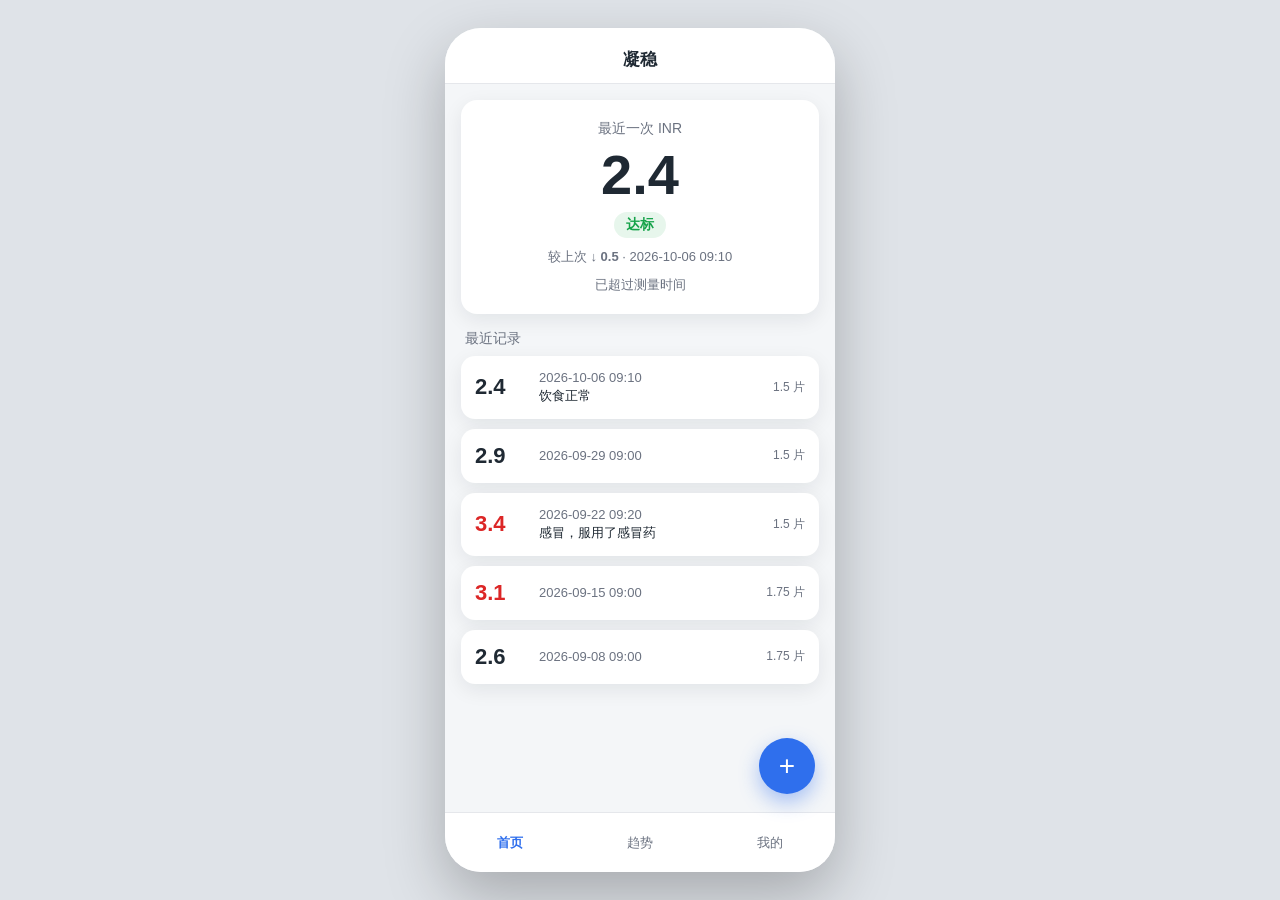
<file: prototype/index.html>
<!DOCTYPE html>
<html lang="zh-CN">
<head>
  <meta charset="UTF-8" />
  <meta name="viewport" content="width=device-width, initial-scale=1.0" />
  <title>凝稳 · INR 记录</title>
  <link rel="stylesheet" href="styles.css" />
</head>
<body>
  <div class="phone">
    <header class="app-bar">
      <span class="app-bar__title">凝稳</span>
    </header>

    <main id="view-home" class="view is-active"></main>
    <main id="view-trend" class="view"></main>
    <main id="view-settings" class="view"></main>

    <nav class="tabbar">
      <button class="tab is-active" data-tab="home">首页</button>
      <button class="tab" data-tab="trend">趋势</button>
      <button class="tab" data-tab="settings">我的</button>
    </nav>

    <button id="fab" class="fab" aria-label="记录">+</button>

    <div id="sheet" class="sheet" hidden></div>
    <div id="modal" class="modal" hidden></div>
    <div id="toast" class="toast" hidden></div>
  </div>

  <script type="module" src="app.js"></script>
</body>
</html>
</file>
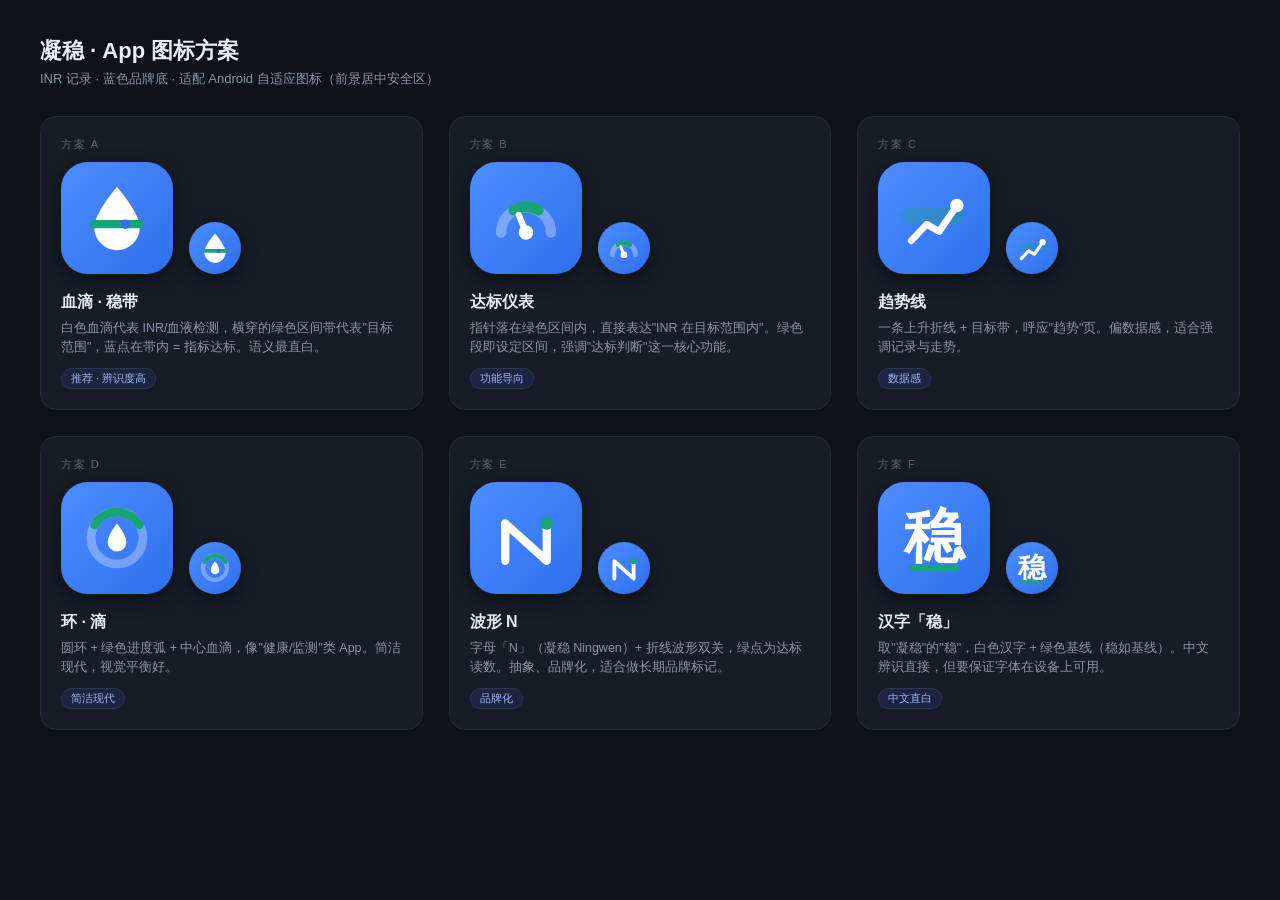
<file: docs/icon-concepts/concepts.html>
<!DOCTYPE html>
<html lang="zh">
<head>
<meta charset="utf-8">
<title>凝稳 · 图标方案预览</title>
<style>
  body { margin:0; background:#0f1218; color:#e8ecf3;
         font-family:-apple-system,"PingFang SC","Helvetica Neue",Arial,sans-serif; }
  .wrap { padding:36px 40px 48px; }
  h1 { font-size:22px; font-weight:600; margin:0 0 4px; }
  .sub { color:#8b94a6; font-size:13px; margin-bottom:28px; }
  .grid { display:grid; grid-template-columns:repeat(3,1fr); gap:26px; }
  .card { background:#171c26; border:1px solid #232a38; border-radius:16px; padding:20px; }
  .row { display:flex; align-items:flex-end; gap:16px; }
  .tile { border-radius:24%; overflow:hidden; box-shadow:0 6px 18px rgba(0,0,0,.45); }
  .big { width:112px; height:112px; }
  .small { width:52px; height:52px; }
  .circle { border-radius:50%; }
  .name { font-size:16px; font-weight:600; margin:18px 0 6px; }
  .desc { font-size:12.5px; color:#8b94a6; line-height:1.55; }
  .tag { display:inline-block; font-size:11px; color:#9fb4ff; background:#1c2440;
         border:1px solid #2b3560; border-radius:999px; padding:2px 9px; margin-top:10px; }
  .id { font-size:11px; color:#5d6577; letter-spacing:.14em; margin-bottom:10px; }
</style>
</head>
<body>
<div class="wrap">
  <h1>凝稳 · App 图标方案</h1>
  <div class="sub">INR 记录 · 蓝色品牌底 · 适配 Android 自适应图标（前景居中安全区）</div>
  <div class="grid">

    <div class="card">
      <div class="id">方案 A</div>
      <div class="row">
        <div class="tile big"><svg viewBox="0 0 108 108" width="112" height="112">
          <defs><linearGradient id="gA" x1="0" y1="0" x2="1" y2="1">
            <stop offset="0" stop-color="#4C8DFF"/><stop offset="1" stop-color="#2F6FED"/></linearGradient></defs>
          <rect width="108" height="108" fill="url(#gA)"/>
          <path d="M54 24 C54 24 32 49 32 63 a22 22 0 1 0 44 0 C76 49 54 24 54 24 Z" fill="#fff"/>
          <rect x="28" y="56" width="52" height="8" rx="4" fill="#17A673"/>
          <circle cx="62" cy="60" r="4.6" fill="#2F6FED"/>
        </svg></div>
        <div class="tile small circle"><svg viewBox="0 0 108 108" width="52" height="52">
          <rect width="108" height="108" fill="url(#gA)"/>
          <path d="M54 24 C54 24 32 49 32 63 a22 22 0 1 0 44 0 C76 49 54 24 54 24 Z" fill="#fff"/>
          <rect x="28" y="56" width="52" height="8" rx="4" fill="#17A673"/>
          <circle cx="62" cy="60" r="4.6" fill="#2F6FED"/>
        </svg></div>
      </div>
      <div class="name">血滴 · 稳带</div>
      <div class="desc">白色血滴代表 INR/血液检测，横穿的绿色区间带代表"目标范围"，蓝点在带内 = 指标达标。语义最直白。</div>
      <div class="tag">推荐 · 辨识度高</div>
    </div>

    <div class="card">
      <div class="id">方案 B</div>
      <div class="row">
        <div class="tile big"><svg viewBox="0 0 108 108" width="112" height="112">
          <defs><linearGradient id="gB" x1="0" y1="0" x2="1" y2="1">
            <stop offset="0" stop-color="#4C8DFF"/><stop offset="1" stop-color="#2F6FED"/></linearGradient></defs>
          <rect width="108" height="108" fill="url(#gB)"/>
          <path d="M30 68 A24 24 0 0 1 78 68" fill="none" stroke="#fff" stroke-width="10" stroke-linecap="round" opacity="0.3"/>
          <path d="M42 46.6 A24 24 0 0 1 66 46.6" fill="none" stroke="#17A673" stroke-width="10" stroke-linecap="round"/>
          <line x1="54" y1="68" x2="47" y2="51" stroke="#fff" stroke-width="6" stroke-linecap="round"/>
          <circle cx="54" cy="68" r="7" fill="#fff"/>
        </svg></div>
        <div class="tile small circle"><svg viewBox="0 0 108 108" width="52" height="52">
          <rect width="108" height="108" fill="url(#gB)"/>
          <path d="M30 68 A24 24 0 0 1 78 68" fill="none" stroke="#fff" stroke-width="10" stroke-linecap="round" opacity="0.3"/>
          <path d="M42 46.6 A24 24 0 0 1 66 46.6" fill="none" stroke="#17A673" stroke-width="10" stroke-linecap="round"/>
          <line x1="54" y1="68" x2="47" y2="51" stroke="#fff" stroke-width="6" stroke-linecap="round"/>
          <circle cx="54" cy="68" r="7" fill="#fff"/>
        </svg></div>
      </div>
      <div class="name">达标仪表</div>
      <div class="desc">指针落在绿色区间内，直接表达"INR 在目标范围内"。绿色段即设定区间，强调"达标判断"这一核心功能。</div>
      <div class="tag">功能导向</div>
    </div>

    <div class="card">
      <div class="id">方案 C</div>
      <div class="row">
        <div class="tile big"><svg viewBox="0 0 108 108" width="112" height="112">
          <defs><linearGradient id="gC" x1="0" y1="0" x2="1" y2="1">
            <stop offset="0" stop-color="#4C8DFF"/><stop offset="1" stop-color="#2F6FED"/></linearGradient></defs>
          <rect width="108" height="108" fill="url(#gC)"/>
          <rect x="24" y="44" width="60" height="16" rx="8" fill="#17A673" opacity="0.32"/>
          <polyline points="32,76 47,60 59,67 76,42" fill="none" stroke="#fff" stroke-width="6.5"
                    stroke-linecap="round" stroke-linejoin="round"/>
          <circle cx="76" cy="42" r="6.5" fill="#fff"/>
        </svg></div>
        <div class="tile small circle"><svg viewBox="0 0 108 108" width="52" height="52">
          <rect width="108" height="108" fill="url(#gC)"/>
          <rect x="24" y="44" width="60" height="16" rx="8" fill="#17A673" opacity="0.32"/>
          <polyline points="32,76 47,60 59,67 76,42" fill="none" stroke="#fff" stroke-width="6.5"
                    stroke-linecap="round" stroke-linejoin="round"/>
          <circle cx="76" cy="42" r="6.5" fill="#fff"/>
        </svg></div>
      </div>
      <div class="name">趋势线</div>
      <div class="desc">一条上升折线 + 目标带，呼应"趋势"页。偏数据感，适合强调记录与走势。</div>
      <div class="tag">数据感</div>
    </div>

    <div class="card">
      <div class="id">方案 D</div>
      <div class="row">
        <div class="tile big"><svg viewBox="0 0 108 108" width="112" height="112">
          <defs><linearGradient id="gD" x1="0" y1="0" x2="1" y2="1">
            <stop offset="0" stop-color="#4C8DFF"/><stop offset="1" stop-color="#2F6FED"/></linearGradient></defs>
          <rect width="108" height="108" fill="url(#gD)"/>
          <circle cx="54" cy="54" r="25" fill="none" stroke="#fff" stroke-width="8.5" opacity="0.3"/>
          <path d="M32.4 41.5 A25 25 0 0 1 75.6 41.5" fill="none" stroke="#17A673" stroke-width="8.5" stroke-linecap="round"/>
          <path d="M54 40 C54 40 45 51 45 58 a9 9 0 1 0 18 0 C63 51 54 40 54 40 Z" fill="#fff"/>
        </svg></div>
        <div class="tile small circle"><svg viewBox="0 0 108 108" width="52" height="52">
          <rect width="108" height="108" fill="url(#gD)"/>
          <circle cx="54" cy="54" r="25" fill="none" stroke="#fff" stroke-width="8.5" opacity="0.3"/>
          <path d="M32.4 41.5 A25 25 0 0 1 75.6 41.5" fill="none" stroke="#17A673" stroke-width="8.5" stroke-linecap="round"/>
          <path d="M54 40 C54 40 45 51 45 58 a9 9 0 1 0 18 0 C63 51 54 40 54 40 Z" fill="#fff"/>
        </svg></div>
      </div>
      <div class="name">环 · 滴</div>
      <div class="desc">圆环 + 绿色进度弧 + 中心血滴，像"健康/监测"类 App。简洁现代，视觉平衡好。</div>
      <div class="tag">简洁现代</div>
    </div>

    <div class="card">
      <div class="id">方案 E</div>
      <div class="row">
        <div class="tile big"><svg viewBox="0 0 108 108" width="112" height="112">
          <defs><linearGradient id="gE" x1="0" y1="0" x2="1" y2="1">
            <stop offset="0" stop-color="#4C8DFF"/><stop offset="1" stop-color="#2F6FED"/></linearGradient></defs>
          <rect width="108" height="108" fill="url(#gE)"/>
          <path d="M34 76 L34 40 L74 76 L74 40" fill="none" stroke="#fff" stroke-width="8"
                stroke-linecap="round" stroke-linejoin="round"/>
          <circle cx="74" cy="40" r="6" fill="#17A673"/>
        </svg></div>
        <div class="tile small circle"><svg viewBox="0 0 108 108" width="52" height="52">
          <rect width="108" height="108" fill="url(#gE)"/>
          <path d="M34 76 L34 40 L74 76 L74 40" fill="none" stroke="#fff" stroke-width="8"
                stroke-linecap="round" stroke-linejoin="round"/>
          <circle cx="74" cy="40" r="6" fill="#17A673"/>
        </svg></div>
      </div>
      <div class="name">波形 N</div>
      <div class="desc">字母「N」（凝稳 Ningwen）+ 折线波形双关，绿点为达标读数。抽象、品牌化，适合做长期品牌标记。</div>
      <div class="tag">品牌化</div>
    </div>

    <div class="card">
      <div class="id">方案 F</div>
      <div class="row">
        <div class="tile big"><svg viewBox="0 0 108 108" width="112" height="112">
          <defs><linearGradient id="gF" x1="0" y1="0" x2="1" y2="1">
            <stop offset="0" stop-color="#4C8DFF"/><stop offset="1" stop-color="#2F6FED"/></linearGradient></defs>
          <rect width="108" height="108" fill="url(#gF)"/>
          <text x="54" y="72" text-anchor="middle" fill="#fff" font-size="58" font-weight="600"
                font-family="PingFang SC,Heiti SC,Microsoft YaHei,sans-serif">稳</text>
          <rect x="30" y="80" width="48" height="6" rx="3" fill="#17A673"/>
        </svg></div>
        <div class="tile small circle"><svg viewBox="0 0 108 108" width="52" height="52">
          <rect width="108" height="108" fill="url(#gF)"/>
          <text x="54" y="72" text-anchor="middle" fill="#fff" font-size="58" font-weight="600"
                font-family="PingFang SC,Heiti SC,Microsoft YaHei,sans-serif">稳</text>
          <rect x="30" y="80" width="48" height="6" rx="3" fill="#17A673"/>
        </svg></div>
      </div>
      <div class="name">汉字「稳」</div>
      <div class="desc">取"凝稳"的"稳"，白色汉字 + 绿色基线（稳如基线）。中文辨识直接，但要保证字体在设备上可用。</div>
      <div class="tag">中文直白</div>
    </div>

  </div>
</div>
</body>
</html>
</file>
<file: prototype/styles.css>
:root {
  --bg: #f4f6f8;
  --card: #ffffff;
  --text: #1f2933;
  --text-sub: #6b7280;
  --line: #e5e7eb;
  --brand: #2f6fed;
  --ok: #16a34a;
  --ok-bg: #e7f6ec;
  --high: #dc2626;
  --high-bg: #fdeaea;
  --low: #2563eb;
  --low-bg: #e8f0fe;
  --radius: 16px;
  --shadow: 0 6px 20px rgba(15, 23, 42, .08);
}

* { box-sizing: border-box; }
html, body { margin: 0; height: 100%; }
body {
  background: #dfe3e8;
  font-family: -apple-system, "PingFang SC", "Microsoft YaHei", sans-serif;
  color: var(--text);
  display: flex; justify-content: center; align-items: center;
  min-height: 100vh;
}

.phone {
  position: relative;
  width: 390px; height: 844px;
  background: var(--bg);
  border-radius: 36px;
  overflow: hidden;
  box-shadow: 0 24px 60px rgba(0,0,0,.25);
  display: flex; flex-direction: column;
}

.app-bar {
  height: 56px; display: flex; align-items: center; justify-content: center;
  background: var(--card); border-bottom: 1px solid var(--line);
  font-weight: 600; font-size: 17px;
  padding-top: 8px;
}

.view { flex: 1; overflow-y: auto; padding: 16px 16px 96px; display: none; }
.view.is-active { display: block; }

.tabbar {
  height: 60px; display: flex; background: var(--card);
  border-top: 1px solid var(--line);
}
.tab {
  flex: 1; border: 0; background: none; font-size: 13px;
  color: var(--text-sub); cursor: pointer;
}
.tab.is-active { color: var(--brand); font-weight: 600; }

.fab {
  position: absolute; right: 20px; bottom: 78px;
  width: 56px; height: 56px; border-radius: 50%;
  border: 0; background: var(--brand); color: #fff;
  font-size: 28px; line-height: 1; cursor: pointer;
  box-shadow: 0 8px 20px rgba(47,111,237,.4);
}

.sheet, .modal {
  position: absolute; inset: 0; background: rgba(15,23,42,.4);
  display: flex; align-items: flex-end; z-index: 20;
}
/* 关键：类选择器的 display 会覆盖 UA 对 [hidden] 的 display:none，
   必须显式声明，否则弹层/弹窗会在加载时直接显示 */
.sheet[hidden], .modal[hidden] { display: none; }
.modal { align-items: center; justify-content: center; }
.toast {
  position: absolute; left: 50%; bottom: 140px; transform: translateX(-50%);
  background: rgba(31,41,51,.92); color: #fff; padding: 10px 16px;
  border-radius: 10px; font-size: 14px; z-index: 40;
}

.card {
  background: var(--card); border-radius: var(--radius);
  box-shadow: var(--shadow); padding: 20px; margin-bottom: 16px;
}
.hero { text-align: center; }
.hero__label { color: var(--text-sub); font-size: 14px; }
.hero__value { font-size: 56px; font-weight: 700; line-height: 1.1; margin: 6px 0; }
.hero__badge {
  display: inline-block; padding: 4px 12px; border-radius: 999px;
  font-size: 14px; font-weight: 600;
}
.badge--ok { color: var(--ok); background: var(--ok-bg); }
.badge--high { color: var(--high); background: var(--high-bg); }
.badge--low { color: var(--low); background: var(--low-bg); }
.hero__meta { color: var(--text-sub); font-size: 13px; margin-top: 10px; }
.hero__delta { font-weight: 600; }

.section-title {
  font-size: 14px; color: var(--text-sub); margin: 8px 4px;
  display: flex; justify-content: space-between; align-items: center;
}
.rec {
  display: flex; align-items: center; gap: 12px;
  background: var(--card); border-radius: 14px; padding: 14px;
  margin-bottom: 10px; box-shadow: var(--shadow);
}
.rec__val { font-size: 22px; font-weight: 700; min-width: 52px; }
.rec__val--high { color: var(--high); }
.rec__val--low { color: var(--low); }
.rec__body { flex: 1; }
.rec__date { font-size: 13px; color: var(--text-sub); }
.rec__note { font-size: 13px; color: var(--text); margin-top: 2px; }
.rec__dose { font-size: 12px; color: var(--text-sub); }

.sheet__panel {
  width: 100%; background: var(--card);
  border-radius: 20px 20px 0 0; padding: 20px;
  animation: slideUp .22s ease;
}
@keyframes slideUp { from { transform: translateY(100%); } to { transform: translateY(0); } }
.field { margin-bottom: 14px; }
.field label { display: block; font-size: 13px; color: var(--text-sub); margin-bottom: 6px; }
.field input, .field textarea {
  width: 100%; border: 1px solid var(--line); border-radius: 10px;
  padding: 12px; font-size: 16px; font-family: inherit;
}
.field__big input { font-size: 32px; font-weight: 700; text-align: center; }
.chips { display: flex; flex-wrap: wrap; gap: 8px; }
.chip {
  border: 1px solid var(--line); background: #fff; border-radius: 999px;
  padding: 6px 12px; font-size: 13px; cursor: pointer;
}
.chip.is-on { background: var(--brand); color: #fff; border-color: var(--brand); }
.btn-row { display: flex; gap: 12px; margin-top: 8px; }
.btn {
  flex: 1; border: 0; border-radius: 12px; padding: 14px;
  font-size: 16px; cursor: pointer;
}
.btn--ghost { background: #eef1f5; color: var(--text); }
.btn--primary { background: var(--brand); color: #fff; font-weight: 600; }

.toast[hidden] { display: none; }

.chart { width: 100%; height: 220px; }
.chart .band { fill: var(--ok-bg); }
.chart .axis { stroke: var(--line); stroke-width: 1; }
.chart .line { fill: none; stroke: var(--brand); stroke-width: 2.5; }
.chart .dot { fill: var(--brand); }
.chart .dot--high { fill: var(--high); }
.chart .dot--low { fill: var(--low); }
.chart .lbl { font-size: 10px; fill: var(--text-sub); }

.seg { display: flex; gap: 8px; margin-bottom: 12px; }
.seg button {
  flex: 1; border: 1px solid var(--line); background: #fff;
  border-radius: 10px; padding: 8px; font-size: 13px; cursor: pointer;
}
.seg button.is-on { background: var(--brand); color: #fff; border-color: var(--brand); }
.stats { display: grid; grid-template-columns: repeat(3, 1fr); text-align: center; }
.stats b { display: block; font-size: 20px; }
.stats span { font-size: 12px; color: var(--text-sub); }

.setting {
  display: flex; justify-content: space-between; align-items: center;
  background: var(--card); border-radius: 14px; padding: 16px;
  margin-bottom: 10px; box-shadow: var(--shadow);
}
.setting label { font-size: 15px; }
.setting input[type=number], .setting input[type=time] {
  width: 96px; border: 1px solid var(--line); border-radius: 8px;
  padding: 8px; font-size: 15px; text-align: right;
}
.setting input[type=checkbox] { width: 22px; height: 22px; }
.row2 { display: flex; gap: 8px; align-items: center; }
.privacy { font-size: 12px; color: var(--text-sub); text-align: center; margin-top: 16px; line-height: 1.7; }

.modal__panel {
  width: 300px; background: var(--card); border-radius: 16px; padding: 20px;
  text-align: center;
}
.modal__panel h3 { margin: 0 0 8px; font-size: 16px; }
.modal__panel p { color: var(--text-sub); font-size: 13px; margin: 0 0 16px; }
</file>
